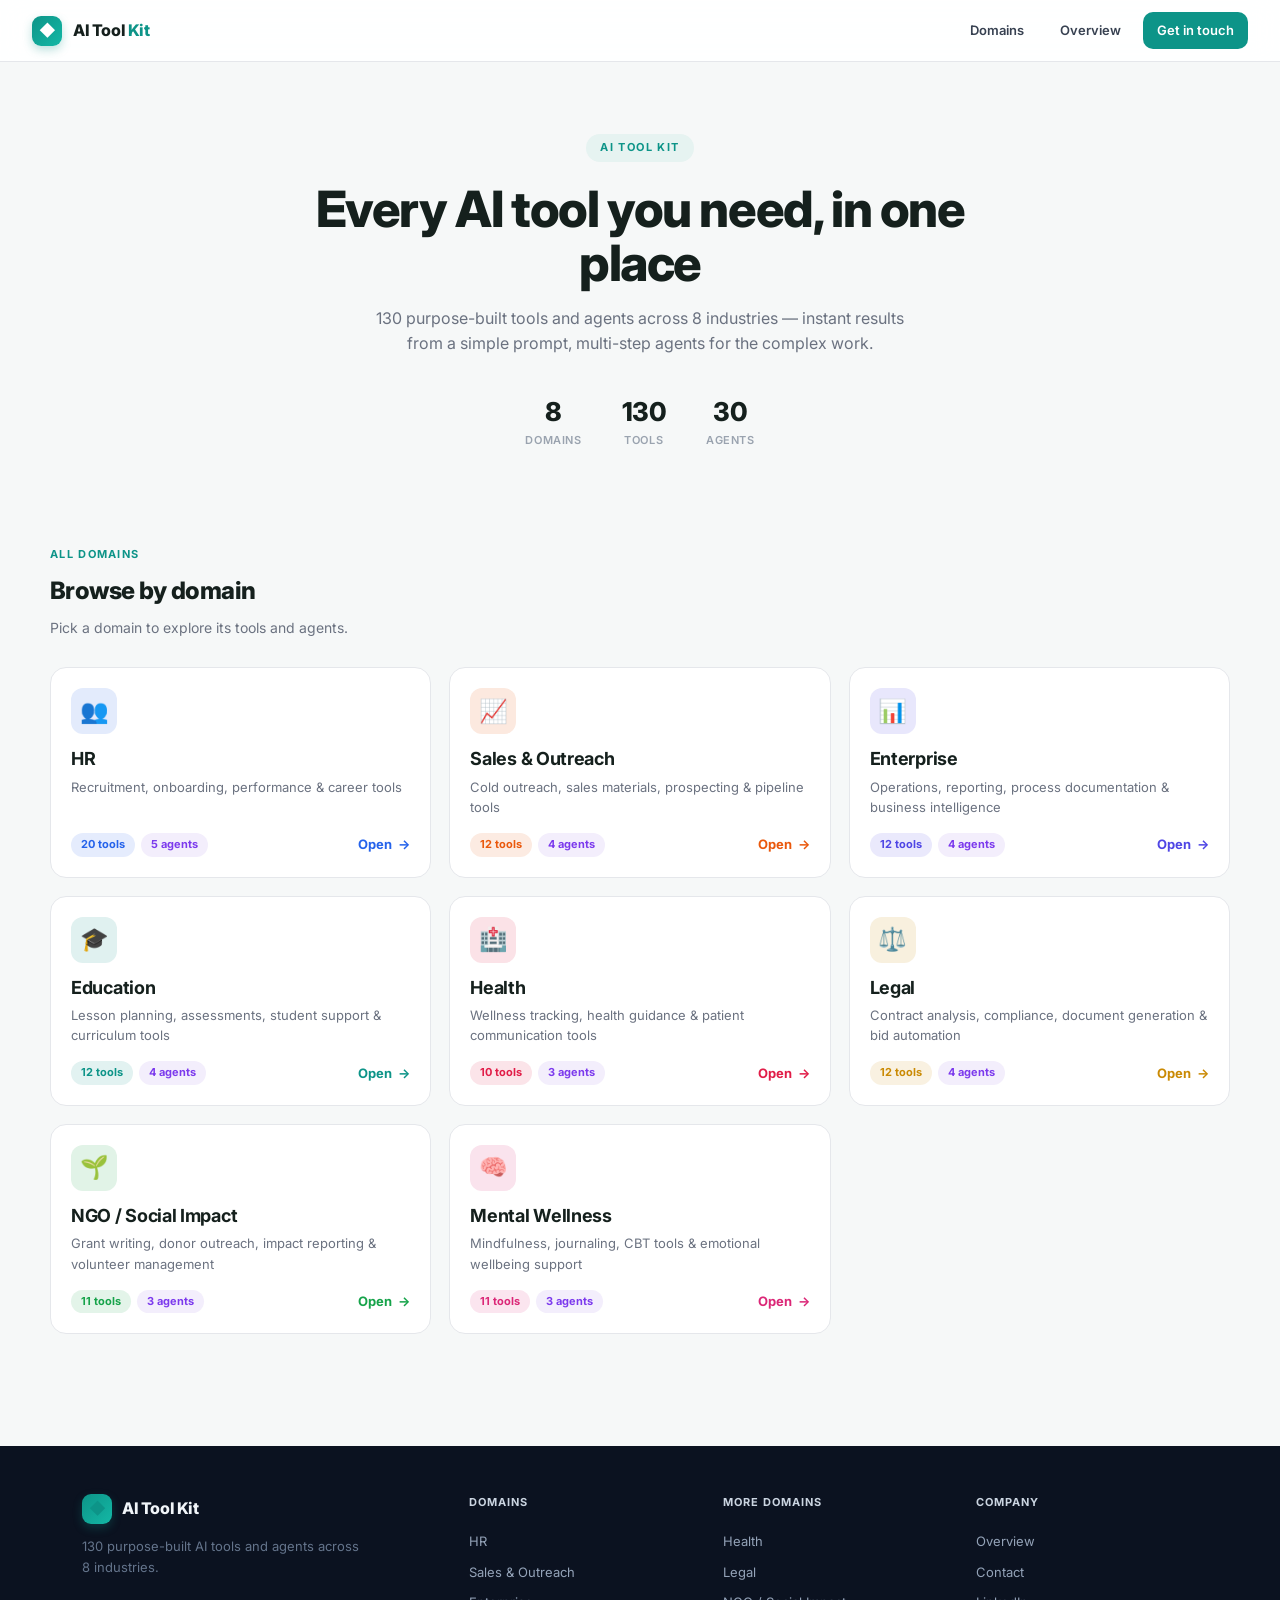
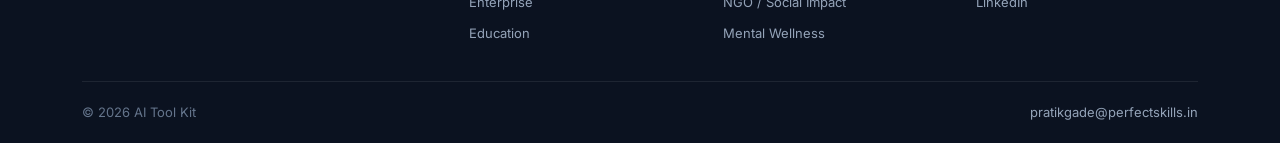
<file: index.html>
<!DOCTYPE html>
<html lang="en">
<head>
  <meta charset="UTF-8" />
  <meta name="viewport" content="width=device-width, initial-scale=1.0" />
  <title>AI Tool Kit</title>
  <link rel="preconnect" href="https://fonts.googleapis.com" />
  <link rel="preconnect" href="https://fonts.gstatic.com" crossorigin />
  <link href="https://fonts.googleapis.com/css2?family=Inter:wght@400;500;600;700;800&display=swap" rel="stylesheet" />
  <link rel="stylesheet" href="assets/styles.css" />
</head>
<body>

<!-- NAV -->
<nav class="site-nav">
  <a class="nav-brand" href="index.html">
    <span class="nav-mark">◆</span>
    <span class="nav-title">AI Tool<span> Kit</span></span>
    
  </a>
  <div class="nav-links">
    <a class="nav-link" href="#domains">Domains</a>
    <a class="nav-link" href="one-pager.html">Overview</a>
    <a class="nav-link cta" href="mailto:pratikgade@perfectskills.in">Get in touch</a>
  </div>
</nav>

<!-- HERO -->
<header class="hero">
  <span class="hero-eyebrow">AI Tool Kit</span>
  <h1>Every AI tool you need, in one place</h1>
  <p>130 purpose-built tools and agents across 8 industries — instant results from a simple prompt, multi-step agents for the complex work.</p>
  <div class="hero-stats">
    <div><div class="hero-stat-num">8</div><div class="hero-stat-lbl">Domains</div></div>
    <div><div class="hero-stat-num">130</div><div class="hero-stat-lbl">Tools</div></div>
    <div><div class="hero-stat-num">30</div><div class="hero-stat-lbl">Agents</div></div>
  </div>
</header>

<!-- DOMAINS -->
<section id="domains">
  <div class="wrap section">
    <span class="sec-eyebrow">All Domains</span>
    <h2 class="sec-title">Browse by domain</h2>
    <p class="sec-sub">Pick a domain to explore its tools and agents.</p>

    <div class="grid domains" style="margin-top:28px">

      <a class="card" style="--accent:#2563eb" href="hr.html">
        <div class="card-top"><div class="card-icon">👥</div></div>
        <div class="card-title">HR</div>
        <div class="card-desc">Recruitment, onboarding, performance &amp; career tools</div>
        <div class="card-foot">
          <span style="display:flex;gap:6px"><span class="pill pill-accent">20 tools</span><span class="pill pill-agent">5 agents</span></span>
          <span class="card-open">Open <span class="arr">→</span></span>
        </div>
      </a>

      <a class="card" style="--accent:#ea580c" href="sales.html">
        <div class="card-top"><div class="card-icon">📈</div></div>
        <div class="card-title">Sales &amp; Outreach</div>
        <div class="card-desc">Cold outreach, sales materials, prospecting &amp; pipeline tools</div>
        <div class="card-foot">
          <span style="display:flex;gap:6px"><span class="pill pill-accent">12 tools</span><span class="pill pill-agent">4 agents</span></span>
          <span class="card-open">Open <span class="arr">→</span></span>
        </div>
      </a>

      <a class="card" style="--accent:#4f46e5" href="enterprise.html">
        <div class="card-top"><div class="card-icon">📊</div></div>
        <div class="card-title">Enterprise</div>
        <div class="card-desc">Operations, reporting, process documentation &amp; business intelligence</div>
        <div class="card-foot">
          <span style="display:flex;gap:6px"><span class="pill pill-accent">12 tools</span><span class="pill pill-agent">4 agents</span></span>
          <span class="card-open">Open <span class="arr">→</span></span>
        </div>
      </a>

      <a class="card" style="--accent:#0d9488" href="education.html">
        <div class="card-top"><div class="card-icon">🎓</div></div>
        <div class="card-title">Education</div>
        <div class="card-desc">Lesson planning, assessments, student support &amp; curriculum tools</div>
        <div class="card-foot">
          <span style="display:flex;gap:6px"><span class="pill pill-accent">12 tools</span><span class="pill pill-agent">4 agents</span></span>
          <span class="card-open">Open <span class="arr">→</span></span>
        </div>
      </a>

      <a class="card" style="--accent:#e11d48" href="health.html">
        <div class="card-top"><div class="card-icon">🏥</div></div>
        <div class="card-title">Health</div>
        <div class="card-desc">Wellness tracking, health guidance &amp; patient communication tools</div>
        <div class="card-foot">
          <span style="display:flex;gap:6px"><span class="pill pill-accent">10 tools</span><span class="pill pill-agent">3 agents</span></span>
          <span class="card-open">Open <span class="arr">→</span></span>
        </div>
      </a>

      <a class="card" style="--accent:#ca8a04" href="legal.html">
        <div class="card-top"><div class="card-icon">⚖️</div></div>
        <div class="card-title">Legal</div>
        <div class="card-desc">Contract analysis, compliance, document generation &amp; bid automation</div>
        <div class="card-foot">
          <span style="display:flex;gap:6px"><span class="pill pill-accent">12 tools</span><span class="pill pill-agent">4 agents</span></span>
          <span class="card-open">Open <span class="arr">→</span></span>
        </div>
      </a>

      <a class="card" style="--accent:#16a34a" href="ngo.html">
        <div class="card-top"><div class="card-icon">🌱</div></div>
        <div class="card-title">NGO / Social Impact</div>
        <div class="card-desc">Grant writing, donor outreach, impact reporting &amp; volunteer management</div>
        <div class="card-foot">
          <span style="display:flex;gap:6px"><span class="pill pill-accent">11 tools</span><span class="pill pill-agent">3 agents</span></span>
          <span class="card-open">Open <span class="arr">→</span></span>
        </div>
      </a>

      <a class="card" style="--accent:#db2777" href="mental-wellness.html">
        <div class="card-top"><div class="card-icon">🧠</div></div>
        <div class="card-title">Mental Wellness</div>
        <div class="card-desc">Mindfulness, journaling, CBT tools &amp; emotional wellbeing support</div>
        <div class="card-foot">
          <span style="display:flex;gap:6px"><span class="pill pill-accent">11 tools</span><span class="pill pill-agent">3 agents</span></span>
          <span class="card-open">Open <span class="arr">→</span></span>
        </div>
      </a>

    </div>
  </div>
</section>

<!-- FOOTER -->
<footer class="site-footer">
  <div class="wrap">
    <div class="footer-grid">
      <div class="footer-brand">
        <span class="nav-title" style="display:inline-flex;align-items:center;gap:10px"><span class="nav-mark">◆</span>AI Tool Kit</span>
        <p>130 purpose-built AI tools and agents across 8 industries.</p>
      </div>
      <div class="footer-col">
        <h4>Domains</h4>
        <a href="hr.html">HR</a>
        <a href="sales.html">Sales &amp; Outreach</a>
        <a href="enterprise.html">Enterprise</a>
        <a href="education.html">Education</a>
      </div>
      <div class="footer-col">
        <h4>More domains</h4>
        <a href="health.html">Health</a>
        <a href="legal.html">Legal</a>
        <a href="ngo.html">NGO / Social Impact</a>
        <a href="mental-wellness.html">Mental Wellness</a>
      </div>
      <div class="footer-col">
        <h4>Company</h4>
        <a href="one-pager.html">Overview</a>
        <a href="mailto:pratikgade@perfectskills.in">Contact</a>
        <a href="https://linkedin.com/in/pratikgade13" target="_blank" rel="noopener">LinkedIn</a>
      </div>
    </div>
    <div class="footer-bar">
      <span>© 2026 AI Tool Kit</span>
      <span><a href="mailto:pratikgade@perfectskills.in">pratikgade@perfectskills.in</a></span>
    </div>
  </div>
</footer>

</body>
</html>
</file>
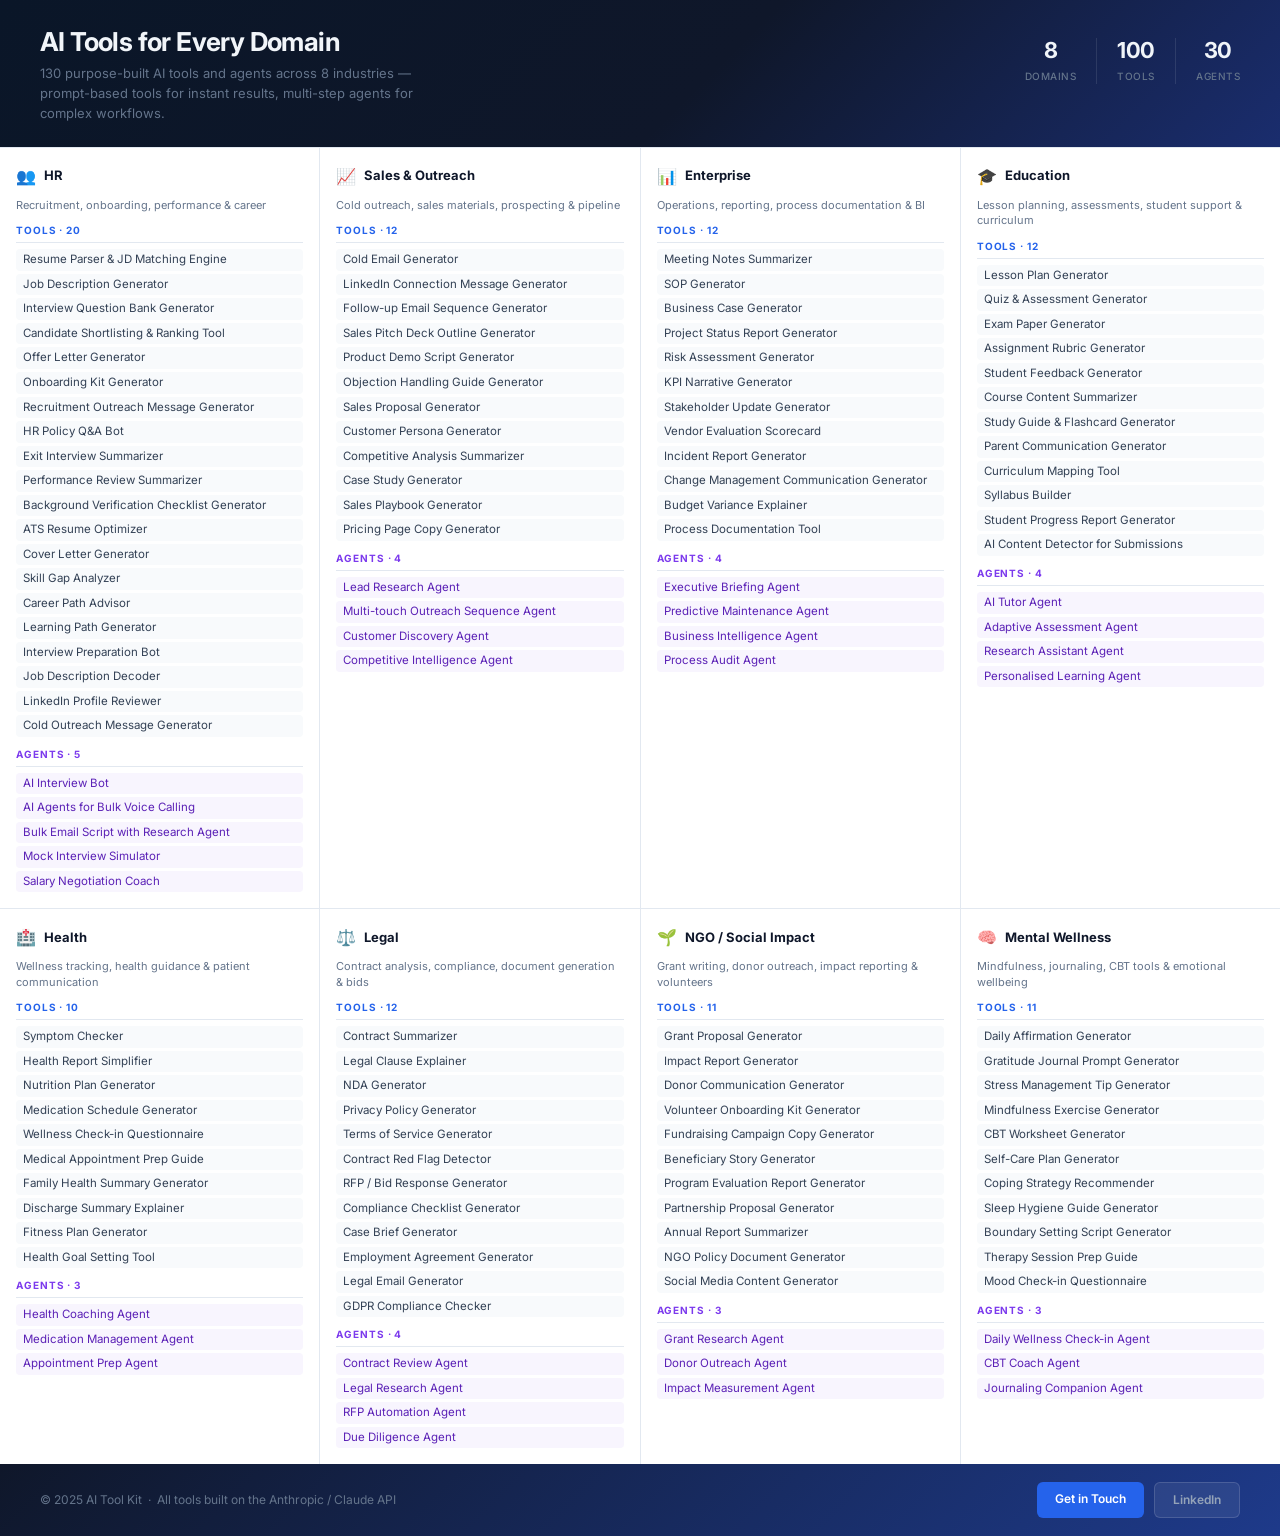
<file: one-pager.html>
<!DOCTYPE html>
<html lang="en">
<head>
  <meta charset="UTF-8" />
  <meta name="viewport" content="width=device-width, initial-scale=1.0" />
  <title>AI Tool Kit</title>
  <link rel="preconnect" href="https://fonts.googleapis.com" />
  <link rel="preconnect" href="https://fonts.gstatic.com" crossorigin />
  <link href="https://fonts.googleapis.com/css2?family=Inter:wght@400;500;600;700&display=swap" rel="stylesheet" />
  <style>
    *, *::before, *::after { box-sizing: border-box; margin: 0; padding: 0; }

    :root {
      --blue:       #2563eb;
      --blue-light: #eff6ff;
      --blue-mid:   #dbeafe;
      --dark:       #0f172a;
      --mid:        #334155;
      --muted:      #64748b;
      --border:     #e2e8f0;
      --bg:         #f8fafc;
      --white:      #ffffff;
      --radius:     10px;
      --radius-sm:  6px;
    }

    body {
      font-family: 'Inter', -apple-system, sans-serif;
      background: var(--white);
      color: var(--dark);
      font-size: 13px;
      line-height: 1.5;
      -webkit-font-smoothing: antialiased;
    }

    /* ── HEADER ── */
    header {
      background: linear-gradient(135deg, #0a1628 0%, #0f172a 55%, #1a2d6e 100%);
      padding: 28px 40px 24px;
      display: flex;
      align-items: flex-start;
      justify-content: space-between;
      gap: 24px;
    }
    .header-left { flex: 1; }
    .header-logo { height: 22px; width: auto; margin-bottom: 10px; display: block; }
    header h1 {
      font-size: 26px; font-weight: 700; color: #f1f5f9;
      letter-spacing: -0.6px; line-height: 1.1; margin-bottom: 6px;
    }
    header p { font-size: 13px; color: #64748b; max-width: 400px; line-height: 1.55; }
    .header-stats {
      display: flex; gap: 20px; flex-shrink: 0; align-items: flex-start;
      padding-top: 6px;
    }
    .stat { text-align: center; }
    .stat-num { display: block; font-size: 22px; font-weight: 700; color: #f1f5f9; letter-spacing: -0.4px; }
    .stat-label { display: block; font-size: 10px; color: #64748b; font-weight: 500; letter-spacing: 0.5px; text-transform: uppercase; margin-top: 2px; }
    .stat-divider { width: 1px; background: rgba(255,255,255,0.1); align-self: stretch; margin-top: 4px; }

    /* ── GRID ── */
    .grid {
      display: grid;
      grid-template-columns: repeat(4, 1fr);
      gap: 1px;
      background: var(--border);
      border-top: 1px solid var(--border);
    }
    .domain {
      background: var(--white);
      padding: 16px;
    }
    .domain-head {
      display: flex; align-items: center; gap: 8px; margin-bottom: 10px;
    }
    .domain-icon { font-size: 16px; flex-shrink: 0; }
    .domain-name { font-size: 13px; font-weight: 700; color: var(--dark); }
    .domain-tagline { font-size: 11px; color: var(--muted); margin-bottom: 10px; line-height: 1.4; }

    .section-label {
      font-size: 10px; font-weight: 700; letter-spacing: 0.9px;
      text-transform: uppercase; margin-bottom: 6px; padding-bottom: 4px;
      border-bottom: 1px solid var(--border);
    }
    .section-label.tools { color: var(--blue); }
    .section-label.agents { color: #7c3aed; margin-top: 10px; }

    ul { list-style: none; display: flex; flex-direction: column; gap: 3px; }
    ul li {
      font-size: 11.5px; color: var(--mid);
      padding: 3px 7px;
      background: var(--bg);
      border-radius: 4px;
      line-height: 1.35;
    }
    ul.agent-list li {
      background: rgba(124,58,237,0.05);
      color: #5b21b6;
    }

    /* ── FOOTER ── */
    footer {
      background: linear-gradient(135deg, #0f172a 0%, #1e3a8a 100%);
      padding: 18px 40px;
      display: flex; align-items: center; justify-content: space-between;
      gap: 16px;
    }
    footer p { font-size: 12px; color: #64748b; }
    .footer-cta { display: flex; gap: 10px; }
    .btn {
      font-size: 12px; font-weight: 600; padding: 8px 18px;
      border-radius: 6px; text-decoration: none; white-space: nowrap;
    }
    .btn-primary { background: var(--blue); color: #fff; }
    .btn-ghost {
      background: rgba(255,255,255,0.07);
      border: 1px solid rgba(255,255,255,0.14);
      color: #94a3b8;
    }

    @media print {
      body { font-size: 11px; }
      header { padding: 20px 28px 18px; }
      .grid { grid-template-columns: repeat(4, 1fr); }
      footer { padding: 14px 28px; }
    }
  </style>
</head>
<body>

<!-- HEADER -->
<header>
  <div class="header-left">
    
    <h1>AI Tools for Every Domain</h1>
    <p>130 purpose-built AI tools and agents across 8 industries — prompt-based tools for instant results, multi-step agents for complex workflows.</p>
  </div>
  <div class="header-stats">
    <div class="stat"><span class="stat-num">8</span><span class="stat-label">Domains</span></div>
    <div class="stat-divider"></div>
    <div class="stat"><span class="stat-num">100</span><span class="stat-label">Tools</span></div>
    <div class="stat-divider"></div>
    <div class="stat"><span class="stat-num">30</span><span class="stat-label">Agents</span></div>
  </div>
</header>

<!-- DOMAIN GRID -->
<div class="grid">

  <!-- HR -->
  <div class="domain">
    <div class="domain-head"><span class="domain-icon">👥</span><span class="domain-name">HR</span></div>
    <p class="domain-tagline">Recruitment, onboarding, performance & career</p>
    <div class="section-label tools">Tools · 20</div>
    <ul>
      <li>Resume Parser & JD Matching Engine</li>
      <li>Job Description Generator</li>
      <li>Interview Question Bank Generator</li>
      <li>Candidate Shortlisting & Ranking Tool</li>
      <li>Offer Letter Generator</li>
      <li>Onboarding Kit Generator</li>
      <li>Recruitment Outreach Message Generator</li>
      <li>HR Policy Q&A Bot</li>
      <li>Exit Interview Summarizer</li>
      <li>Performance Review Summarizer</li>
      <li>Background Verification Checklist Generator</li>
      <li>ATS Resume Optimizer</li>
      <li>Cover Letter Generator</li>
      <li>Skill Gap Analyzer</li>
      <li>Career Path Advisor</li>
      <li>Learning Path Generator</li>
      <li>Interview Preparation Bot</li>
      <li>Job Description Decoder</li>
      <li>LinkedIn Profile Reviewer</li>
      <li>Cold Outreach Message Generator</li>
    </ul>
    <div class="section-label agents">Agents · 5</div>
    <ul class="agent-list">
      <li>AI Interview Bot</li>
      <li>AI Agents for Bulk Voice Calling</li>
      <li>Bulk Email Script with Research Agent</li>
      <li>Mock Interview Simulator</li>
      <li>Salary Negotiation Coach</li>
    </ul>
  </div>

  <!-- Sales & Outreach -->
  <div class="domain">
    <div class="domain-head"><span class="domain-icon">📈</span><span class="domain-name">Sales & Outreach</span></div>
    <p class="domain-tagline">Cold outreach, sales materials, prospecting & pipeline</p>
    <div class="section-label tools">Tools · 12</div>
    <ul>
      <li>Cold Email Generator</li>
      <li>LinkedIn Connection Message Generator</li>
      <li>Follow-up Email Sequence Generator</li>
      <li>Sales Pitch Deck Outline Generator</li>
      <li>Product Demo Script Generator</li>
      <li>Objection Handling Guide Generator</li>
      <li>Sales Proposal Generator</li>
      <li>Customer Persona Generator</li>
      <li>Competitive Analysis Summarizer</li>
      <li>Case Study Generator</li>
      <li>Sales Playbook Generator</li>
      <li>Pricing Page Copy Generator</li>
    </ul>
    <div class="section-label agents">Agents · 4</div>
    <ul class="agent-list">
      <li>Lead Research Agent</li>
      <li>Multi-touch Outreach Sequence Agent</li>
      <li>Customer Discovery Agent</li>
      <li>Competitive Intelligence Agent</li>
    </ul>
  </div>

  <!-- Enterprise -->
  <div class="domain">
    <div class="domain-head"><span class="domain-icon">📊</span><span class="domain-name">Enterprise</span></div>
    <p class="domain-tagline">Operations, reporting, process documentation & BI</p>
    <div class="section-label tools">Tools · 12</div>
    <ul>
      <li>Meeting Notes Summarizer</li>
      <li>SOP Generator</li>
      <li>Business Case Generator</li>
      <li>Project Status Report Generator</li>
      <li>Risk Assessment Generator</li>
      <li>KPI Narrative Generator</li>
      <li>Stakeholder Update Generator</li>
      <li>Vendor Evaluation Scorecard</li>
      <li>Incident Report Generator</li>
      <li>Change Management Communication Generator</li>
      <li>Budget Variance Explainer</li>
      <li>Process Documentation Tool</li>
    </ul>
    <div class="section-label agents">Agents · 4</div>
    <ul class="agent-list">
      <li>Executive Briefing Agent</li>
      <li>Predictive Maintenance Agent</li>
      <li>Business Intelligence Agent</li>
      <li>Process Audit Agent</li>
    </ul>
  </div>

  <!-- Education -->
  <div class="domain">
    <div class="domain-head"><span class="domain-icon">🎓</span><span class="domain-name">Education</span></div>
    <p class="domain-tagline">Lesson planning, assessments, student support & curriculum</p>
    <div class="section-label tools">Tools · 12</div>
    <ul>
      <li>Lesson Plan Generator</li>
      <li>Quiz & Assessment Generator</li>
      <li>Exam Paper Generator</li>
      <li>Assignment Rubric Generator</li>
      <li>Student Feedback Generator</li>
      <li>Course Content Summarizer</li>
      <li>Study Guide & Flashcard Generator</li>
      <li>Parent Communication Generator</li>
      <li>Curriculum Mapping Tool</li>
      <li>Syllabus Builder</li>
      <li>Student Progress Report Generator</li>
      <li>AI Content Detector for Submissions</li>
    </ul>
    <div class="section-label agents">Agents · 4</div>
    <ul class="agent-list">
      <li>AI Tutor Agent</li>
      <li>Adaptive Assessment Agent</li>
      <li>Research Assistant Agent</li>
      <li>Personalised Learning Agent</li>
    </ul>
  </div>

  <!-- Health -->
  <div class="domain">
    <div class="domain-head"><span class="domain-icon">🏥</span><span class="domain-name">Health</span></div>
    <p class="domain-tagline">Wellness tracking, health guidance & patient communication</p>
    <div class="section-label tools">Tools · 10</div>
    <ul>
      <li>Symptom Checker</li>
      <li>Health Report Simplifier</li>
      <li>Nutrition Plan Generator</li>
      <li>Medication Schedule Generator</li>
      <li>Wellness Check-in Questionnaire</li>
      <li>Medical Appointment Prep Guide</li>
      <li>Family Health Summary Generator</li>
      <li>Discharge Summary Explainer</li>
      <li>Fitness Plan Generator</li>
      <li>Health Goal Setting Tool</li>
    </ul>
    <div class="section-label agents">Agents · 3</div>
    <ul class="agent-list">
      <li>Health Coaching Agent</li>
      <li>Medication Management Agent</li>
      <li>Appointment Prep Agent</li>
    </ul>
  </div>

  <!-- Legal -->
  <div class="domain">
    <div class="domain-head"><span class="domain-icon">⚖️</span><span class="domain-name">Legal</span></div>
    <p class="domain-tagline">Contract analysis, compliance, document generation & bids</p>
    <div class="section-label tools">Tools · 12</div>
    <ul>
      <li>Contract Summarizer</li>
      <li>Legal Clause Explainer</li>
      <li>NDA Generator</li>
      <li>Privacy Policy Generator</li>
      <li>Terms of Service Generator</li>
      <li>Contract Red Flag Detector</li>
      <li>RFP / Bid Response Generator</li>
      <li>Compliance Checklist Generator</li>
      <li>Case Brief Generator</li>
      <li>Employment Agreement Generator</li>
      <li>Legal Email Generator</li>
      <li>GDPR Compliance Checker</li>
    </ul>
    <div class="section-label agents">Agents · 4</div>
    <ul class="agent-list">
      <li>Contract Review Agent</li>
      <li>Legal Research Agent</li>
      <li>RFP Automation Agent</li>
      <li>Due Diligence Agent</li>
    </ul>
  </div>

  <!-- NGO / Social Impact -->
  <div class="domain">
    <div class="domain-head"><span class="domain-icon">🌱</span><span class="domain-name">NGO / Social Impact</span></div>
    <p class="domain-tagline">Grant writing, donor outreach, impact reporting & volunteers</p>
    <div class="section-label tools">Tools · 11</div>
    <ul>
      <li>Grant Proposal Generator</li>
      <li>Impact Report Generator</li>
      <li>Donor Communication Generator</li>
      <li>Volunteer Onboarding Kit Generator</li>
      <li>Fundraising Campaign Copy Generator</li>
      <li>Beneficiary Story Generator</li>
      <li>Program Evaluation Report Generator</li>
      <li>Partnership Proposal Generator</li>
      <li>Annual Report Summarizer</li>
      <li>NGO Policy Document Generator</li>
      <li>Social Media Content Generator</li>
    </ul>
    <div class="section-label agents">Agents · 3</div>
    <ul class="agent-list">
      <li>Grant Research Agent</li>
      <li>Donor Outreach Agent</li>
      <li>Impact Measurement Agent</li>
    </ul>
  </div>

  <!-- Mental Wellness -->
  <div class="domain">
    <div class="domain-head"><span class="domain-icon">🧠</span><span class="domain-name">Mental Wellness</span></div>
    <p class="domain-tagline">Mindfulness, journaling, CBT tools & emotional wellbeing</p>
    <div class="section-label tools">Tools · 11</div>
    <ul>
      <li>Daily Affirmation Generator</li>
      <li>Gratitude Journal Prompt Generator</li>
      <li>Stress Management Tip Generator</li>
      <li>Mindfulness Exercise Generator</li>
      <li>CBT Worksheet Generator</li>
      <li>Self-Care Plan Generator</li>
      <li>Coping Strategy Recommender</li>
      <li>Sleep Hygiene Guide Generator</li>
      <li>Boundary Setting Script Generator</li>
      <li>Therapy Session Prep Guide</li>
      <li>Mood Check-in Questionnaire</li>
    </ul>
    <div class="section-label agents">Agents · 3</div>
    <ul class="agent-list">
      <li>Daily Wellness Check-in Agent</li>
      <li>CBT Coach Agent</li>
      <li>Journaling Companion Agent</li>
    </ul>
  </div>

</div>

<!-- FOOTER -->
<footer>
  <p>© 2025 AI Tool Kit &nbsp;·&nbsp; All tools built on the Anthropic / Claude API</p>
  <div class="footer-cta">
    <a class="btn btn-primary" href="mailto:pratikgade@perfectskills.in">Get in Touch</a>
    <a class="btn btn-ghost" href="https://linkedin.com/in/pratikgade13" target="_blank">LinkedIn</a>
  </div>
</footer>

</body>
</html>
</file>
<file: assets/styles.css>
/* ============================================================
   PS Tools — AI Tool Kit · shared design system
   iLovePDF-inspired: white surfaces, colorful tool icons,
   single teal accent, generous whitespace.
   ============================================================ */

*, *::before, *::after { box-sizing: border-box; margin: 0; padding: 0; }

:root {
  /* brand / accent */
  --primary:        #0d9488;
  --primary-hover:  #0f766e;
  --primary-tint:   #e6f3f1;          /* teal wash */
  --primary-ring:   rgba(13,148,136,0.30);

  /* ink + surfaces */
  --ink:            #15201d;
  --ink-soft:       #374151;
  --muted:          #6b7280;
  --faint:          #9aa3af;
  --border:         #e5e7eb;
  --border-soft:    #eef1f4;
  --bg:             #ffffff;
  --surface:        #f6f8f8;          /* page background */
  --surface-2:      #f9fafb;

  /* agents keep a distinct purple */
  --agent:          #7c3aed;
  --agent-tint:     #f3eefc;

  /* radius + shadow */
  --r-card:   16px;
  --r-md:     12px;
  --r-btn:    10px;
  --r-pill:   999px;
  --shadow-sm:  0 1px 2px rgba(15,23,42,0.04);
  --shadow-card:0 14px 30px rgba(15,23,42,0.10);
  --shadow-nav: 0 1px 0 rgba(15,23,42,0.06);

  /* type scale */
  --t-hero:  clamp(34px, 5vw, 50px);
  --t-h2:    24px;
  --t-h3:    18px;
  --t-lg:    16px;
  --t-base:  14px;
  --t-sm:    13px;
  --t-xs:    11px;

  --maxw:    1180px;
  --nav-h:   62px;
}

html { scroll-behavior: smooth; }
html, body { max-width: 100%; overflow-x: hidden; }
body {
  font-family: 'Inter', -apple-system, BlinkMacSystemFont, 'Segoe UI', sans-serif;
  color: var(--ink);
  background: var(--surface);
  font-size: var(--t-base);
  line-height: 1.6;
  -webkit-font-smoothing: antialiased;
  text-rendering: optimizeLegibility;
}
a { color: inherit; text-decoration: none; }
button { font-family: inherit; cursor: pointer; }
::selection { background: var(--primary-tint); }

/* ── NAV ─────────────────────────────────────────────── */
.site-nav {
  position: sticky; top: 0; z-index: 100;
  height: var(--nav-h);
  background: rgba(255,255,255,0.9);
  backdrop-filter: blur(14px); -webkit-backdrop-filter: blur(14px);
  border-bottom: 1px solid var(--border);
  display: flex; align-items: center; justify-content: space-between;
  padding: 0 32px;
}
.nav-brand { display: flex; align-items: center; gap: 11px; min-width: 0; }
.nav-links { flex-shrink: 0; }
.nav-mark {
  width: 30px; height: 30px; border-radius: 9px; flex-shrink: 0;
  background: linear-gradient(135deg, var(--primary) 0%, #14b8a6 100%);
  display: flex; align-items: center; justify-content: center;
  color: #fff; font-size: 16px; box-shadow: 0 4px 10px rgba(13,148,136,0.28);
}
.nav-title { font-size: var(--t-lg); font-weight: 800; letter-spacing: -0.4px; color: var(--ink); }
.nav-title span { color: var(--primary); }
.nav-sub { font-size: var(--t-xs); font-weight: 600; color: var(--faint); letter-spacing: 0.4px; text-transform: uppercase; }
.nav-links { display: flex; align-items: center; gap: 8px; }
.nav-link {
  font-size: var(--t-sm); font-weight: 600; color: var(--ink-soft);
  padding: 8px 14px; border-radius: var(--r-btn); transition: background .15s, color .15s;
}
.nav-link:hover { background: var(--surface); color: var(--primary); }
.nav-link.cta { background: var(--primary); color: #fff; }
.nav-link.cta:hover { background: var(--primary-hover); color: #fff; }

/* ── LAYOUT ──────────────────────────────────────────── */
.wrap { max-width: var(--maxw); margin: 0 auto; padding: 0 32px; }
.section { padding: 56px 0 72px; }

/* ── HERO (landing) ──────────────────────────────────── */
.hero { text-align: center; padding: 72px 32px 36px; }
.hero-eyebrow {
  display: inline-block; font-size: var(--t-xs); font-weight: 700;
  letter-spacing: 1.4px; text-transform: uppercase; color: var(--primary);
  background: var(--primary-tint); padding: 5px 14px; border-radius: var(--r-pill); margin-bottom: 20px;
}
.hero h1 { font-size: var(--t-hero); font-weight: 800; letter-spacing: -1.4px; line-height: 1.08; color: var(--ink); max-width: 760px; margin: 0 auto; }
.hero p { font-size: var(--t-lg); color: var(--muted); max-width: 560px; margin: 16px auto 0; }
.hero-stats { display: flex; gap: 40px; justify-content: center; margin-top: 34px; flex-wrap: wrap; }
.hero-stat-num { font-size: 26px; font-weight: 800; color: var(--ink); letter-spacing: -0.5px; }
.hero-stat-lbl { font-size: var(--t-xs); font-weight: 600; color: var(--faint); text-transform: uppercase; letter-spacing: 0.6px; }

/* ── SECTION HEADINGS ────────────────────────────────── */
.sec-eyebrow { font-size: var(--t-xs); font-weight: 700; letter-spacing: 1.3px; text-transform: uppercase; color: var(--primary); }
.sec-title { font-size: var(--t-h2); font-weight: 800; letter-spacing: -0.6px; color: var(--ink); margin-top: 8px; }
.sec-sub { font-size: var(--t-base); color: var(--muted); margin-top: 6px; max-width: 560px; }

/* ── CHIPS / TOOLBAR ─────────────────────────────────── */
.toolbar { display: flex; align-items: center; gap: 14px; flex-wrap: wrap; margin: 26px 0 24px; }
.chips { display: flex; gap: 8px; flex-wrap: wrap; }
.chip {
  font-size: var(--t-sm); font-weight: 600; color: var(--ink-soft);
  background: var(--bg); border: 1px solid var(--border); border-radius: var(--r-pill);
  padding: 7px 16px; transition: all .15s;
}
.chip:hover { border-color: var(--primary); color: var(--primary); }
.chip.active { background: var(--primary); border-color: var(--primary); color: #fff; }
.chip .chip-n { opacity: 0.7; margin-left: 5px; font-weight: 600; }

.search {
  flex: 1; min-width: 200px; max-width: 320px; margin-left: auto;
  display: flex; align-items: center; gap: 8px;
  background: var(--bg); border: 1px solid var(--border); border-radius: var(--r-btn);
  padding: 9px 14px; transition: border-color .15s, box-shadow .15s;
}
.search:focus-within { border-color: var(--primary); box-shadow: 0 0 0 3px var(--primary-ring); }
.search svg { flex-shrink: 0; color: var(--faint); }
.search input { border: none; outline: none; width: 100%; font-size: var(--t-base); color: var(--ink); background: transparent; }

/* ── TOOL / DOMAIN GRID ──────────────────────────────── */
.grid { display: grid; grid-template-columns: repeat(auto-fill, minmax(248px, 1fr)); gap: 16px; }
.grid.domains { grid-template-columns: repeat(auto-fill, minmax(300px, 1fr)); gap: 18px; }

.card {
  display: flex; flex-direction: column; height: 100%;
  background: var(--bg); border: 1px solid var(--border); border-radius: var(--r-card);
  padding: 20px; text-align: left;
  transition: transform .18s ease, box-shadow .18s ease, border-color .18s ease;
}
button.card { width: 100%; }
.card:hover { transform: translateY(-4px); box-shadow: var(--shadow-card); border-color: color-mix(in srgb, var(--accent, var(--primary)) 45%, var(--border)); }

.card-icon {
  width: 46px; height: 46px; border-radius: 12px; flex-shrink: 0;
  display: flex; align-items: center; justify-content: center; font-size: 23px;
  background: color-mix(in srgb, var(--accent, var(--primary)) 13%, #fff);
  margin-bottom: 14px;
}
.card-top { display: flex; align-items: flex-start; justify-content: space-between; gap: 10px; }
.card-title { font-size: var(--t-h3); font-weight: 700; color: var(--ink); letter-spacing: -0.3px; line-height: 1.25; }
.card-desc { font-size: var(--t-sm); color: var(--muted); line-height: 1.55; margin-top: 6px; }
.card-foot { margin-top: auto; padding-top: 16px; display: flex; align-items: center; justify-content: space-between; }

/* pills */
.pill { font-size: var(--t-xs); font-weight: 700; padding: 3px 10px; border-radius: var(--r-pill); white-space: nowrap; }
.pill-accent { background: color-mix(in srgb, var(--accent, var(--primary)) 12%, #fff); color: var(--accent, var(--primary)); }
.pill-agent  { background: var(--agent-tint); color: var(--agent); }
.pill-tool   { background: var(--primary-tint); color: var(--primary); }

.card-open { font-size: var(--t-sm); font-weight: 700; color: var(--accent, var(--primary)); display: inline-flex; align-items: center; gap: 6px; }
.card-open .arr { transition: transform .18s ease; }
.card:hover .card-open .arr { transform: translateX(4px); }

/* agent card subtle differentiation */
.card.agent { --accent: var(--agent); }
.card .tag-agent { position: static; }

/* ── DOMAIN PAGE HEAD ────────────────────────────────── */
.page-head { background: var(--bg); border-bottom: 1px solid var(--border); }
.page-head .wrap { padding-top: 30px; padding-bottom: 30px; }
.crumb { font-size: var(--t-sm); font-weight: 600; color: var(--muted); display: inline-flex; align-items: center; gap: 6px; margin-bottom: 16px; }
.crumb a:hover { color: var(--primary); }
.page-head-row { display: flex; align-items: center; gap: 16px; }
.page-head-icon { width: 52px; height: 52px; border-radius: 14px; display: flex; align-items: center; justify-content: center; font-size: 26px; background: var(--primary-tint); flex-shrink: 0; }
.page-head h1 { font-size: var(--t-h2); font-weight: 800; letter-spacing: -0.6px; color: var(--ink); }
.page-head .meta { font-size: var(--t-sm); color: var(--muted); margin-top: 2px; }

/* ── FOCUSED TOOL VIEW ───────────────────────────────── */
.focused { max-width: 780px; margin: 0 auto; padding: 40px 32px 72px; }
.back-link { display: inline-flex; align-items: center; gap: 7px; font-size: var(--t-sm); font-weight: 600; color: var(--muted); margin-bottom: 22px; transition: color .15s, gap .15s; }
.back-link:hover { color: var(--primary); gap: 10px; }
.focused-head { text-align: center; margin-bottom: 30px; }
.focused-head .f-icon { width: 56px; height: 56px; border-radius: 15px; display: inline-flex; align-items: center; justify-content: center; font-size: 28px; background: color-mix(in srgb, var(--accent, var(--primary)) 13%, #fff); margin-bottom: 16px; }
.focused-head h2 { font-size: 28px; font-weight: 800; letter-spacing: -0.7px; color: var(--ink); }
.focused-head p { font-size: var(--t-lg); color: var(--muted); margin-top: 8px; max-width: 560px; margin-inline: auto; }

.form-card { background: var(--bg); border: 1px solid var(--border); border-radius: var(--r-card); padding: 26px; box-shadow: var(--shadow-sm); }
.field { margin-bottom: 18px; }
.field:last-of-type { margin-bottom: 0; }
.field-label { display: block; font-size: var(--t-sm); font-weight: 600; color: var(--ink-soft); margin-bottom: 7px; }
.field-opt { color: var(--faint); font-weight: 500; }
.field input[type=text], .field textarea, .field select {
  width: 100%; font-family: inherit; font-size: var(--t-base); color: var(--ink);
  background: var(--surface-2); border: 1px solid var(--border); border-radius: var(--r-btn);
  padding: 11px 13px; transition: border-color .15s, box-shadow .15s, background .15s;
}
.field textarea { resize: vertical; min-height: 96px; line-height: 1.6; }
.field input:focus, .field textarea:focus, .field select:focus { outline: none; border-color: var(--primary); background: #fff; box-shadow: 0 0 0 3px var(--primary-ring); }
.field input.err, .field textarea.err { border-color: #ef4444; box-shadow: 0 0 0 3px rgba(239,68,68,0.18); }
.btn-upload { display: inline-flex; align-items: center; gap: 6px; margin-top: 9px; font-size: var(--t-sm); font-weight: 600; color: var(--muted); border: 1px dashed var(--border); border-radius: var(--r-btn); padding: 7px 12px; transition: all .15s; }
.btn-upload:hover { border-color: var(--primary); color: var(--primary); }
.btn-upload input { display: none; }

.btn-primary {
  display: inline-flex; align-items: center; justify-content: center; gap: 8px;
  width: 100%; margin-top: 22px; font-size: var(--t-lg); font-weight: 700; color: #fff;
  background: var(--primary); border: none; border-radius: var(--r-btn); padding: 14px 24px;
  box-shadow: 0 6px 16px rgba(13,148,136,0.28); transition: background .15s, transform .1s, box-shadow .15s;
}
.btn-primary:hover { background: var(--primary-hover); box-shadow: 0 8px 20px rgba(13,148,136,0.34); }
.btn-primary:active { transform: translateY(1px); }
.btn-primary:disabled { opacity: 0.6; cursor: progress; box-shadow: none; }

/* ── OUTPUT ──────────────────────────────────────────── */
.output-card { margin-top: 26px; background: var(--bg); border: 1px solid var(--border); border-radius: var(--r-card); overflow: hidden; box-shadow: var(--shadow-sm); }
.output-head { display: flex; align-items: center; justify-content: space-between; padding: 14px 20px; border-bottom: 1px solid var(--border); background: var(--surface-2); }
.output-head .lbl { font-size: var(--t-xs); font-weight: 700; letter-spacing: 0.8px; text-transform: uppercase; color: var(--muted); }
.output-actions { display: flex; gap: 8px; }
.btn-mini { font-size: var(--t-sm); font-weight: 600; color: var(--ink-soft); background: var(--bg); border: 1px solid var(--border); border-radius: 8px; padding: 6px 12px; transition: all .15s; }
.btn-mini:hover { border-color: var(--primary); color: var(--primary); }
.output-body { padding: 22px; min-height: 140px; font-size: var(--t-base); line-height: 1.7; color: var(--ink-soft); word-wrap: break-word; }
.output-body.empty { display: flex; flex-direction: column; align-items: center; justify-content: center; text-align: center; color: var(--faint); gap: 8px; min-height: 180px; }
.output-body.empty .e-icon { font-size: 26px; }
.output-body.streaming { white-space: pre-wrap; }
.output-body h1, .output-body h2, .output-body h3 { color: var(--ink); margin: 18px 0 8px; line-height: 1.3; }
.output-body h1 { font-size: 21px; } .output-body h2 { font-size: 18px; } .output-body h3 { font-size: 15px; }
.output-body p { margin: 0 0 11px; } .output-body ul, .output-body ol { margin: 0 0 12px 22px; } .output-body li { margin: 3px 0; }
.output-body strong { color: var(--ink); } .output-body code { background: var(--surface); padding: 1px 6px; border-radius: 5px; font-size: 13px; }
.output-body blockquote { border-left: 3px solid var(--primary); background: var(--primary-tint); padding: 10px 14px; border-radius: 0 8px 8px 0; margin: 0 0 12px; color: var(--ink-soft); }
.output-body hr { border: none; border-top: 1px solid var(--border); margin: 16px 0; }
.output-body table { border-collapse: collapse; width: 100%; margin: 0 0 12px; }
.output-body th, .output-body td { border: 1px solid var(--border); padding: 7px 10px; text-align: left; font-size: 13px; }
.dots span { animation: blink 1.4s infinite both; } .dots span:nth-child(2){animation-delay:.2s} .dots span:nth-child(3){animation-delay:.4s}
@keyframes blink { 0%,80%,100%{opacity:.2} 40%{opacity:1} }

/* empty state for grid search */
.grid-empty { text-align: center; color: var(--faint); padding: 60px 0; font-size: var(--t-base); }

/* ── FOOTER ──────────────────────────────────────────── */
.site-footer { background: #0b1220; color: #94a3b8; margin-top: 40px; }
.footer-grid { display: grid; grid-template-columns: 1.6fr repeat(3, 1fr); gap: 32px; padding: 48px 0 32px; }
.footer-brand .nav-title { color: #f1f5f9; }
.footer-brand p { font-size: var(--t-sm); color: #64748b; margin-top: 12px; max-width: 280px; line-height: 1.6; }
.footer-col h4 { font-size: var(--t-xs); font-weight: 700; letter-spacing: 1px; text-transform: uppercase; color: #cbd5e1; margin-bottom: 14px; }
.footer-col a, .footer-col span { display: block; font-size: var(--t-sm); color: #94a3b8; padding: 5px 0; transition: color .15s; }
.footer-col a:hover { color: var(--primary); }
.footer-bar { border-top: 1px solid rgba(255,255,255,0.08); padding: 20px 0; display: flex; align-items: center; justify-content: space-between; flex-wrap: wrap; gap: 10px; font-size: var(--t-sm); color: #64748b; }
.footer-bar a { color: #94a3b8; } .footer-bar a:hover { color: var(--primary); }

/* ── RESPONSIVE ──────────────────────────────────────── */
@media (max-width: 860px) {
  .footer-grid { grid-template-columns: 1fr 1fr; gap: 28px; }
}
@media (max-width: 640px) {
  .site-nav { padding: 0 14px; gap: 10px; }
  .nav-sub { display: none; }
  .nav-title { font-size: 15px; white-space: nowrap; overflow: hidden; text-overflow: ellipsis; }
  .nav-links .nav-link:not(.cta) { display: none; }
  .nav-link.cta { padding: 8px 13px; white-space: nowrap; }
  .wrap { padding: 0 18px; }
  .hero { padding: 52px 20px 28px; }
  .hero-stats { gap: 26px; }
  .grid, .grid.domains { grid-template-columns: 1fr; }
  .search { margin-left: 0; max-width: none; order: 3; width: 100%; }
  .focused { padding: 28px 18px 56px; }
  .form-card { padding: 20px; }
  .footer-grid { grid-template-columns: 1fr; gap: 24px; padding: 36px 0 24px; }
  .page-head-row { gap: 13px; }
  .page-head-icon { width: 46px; height: 46px; font-size: 23px; }
}
</file>
